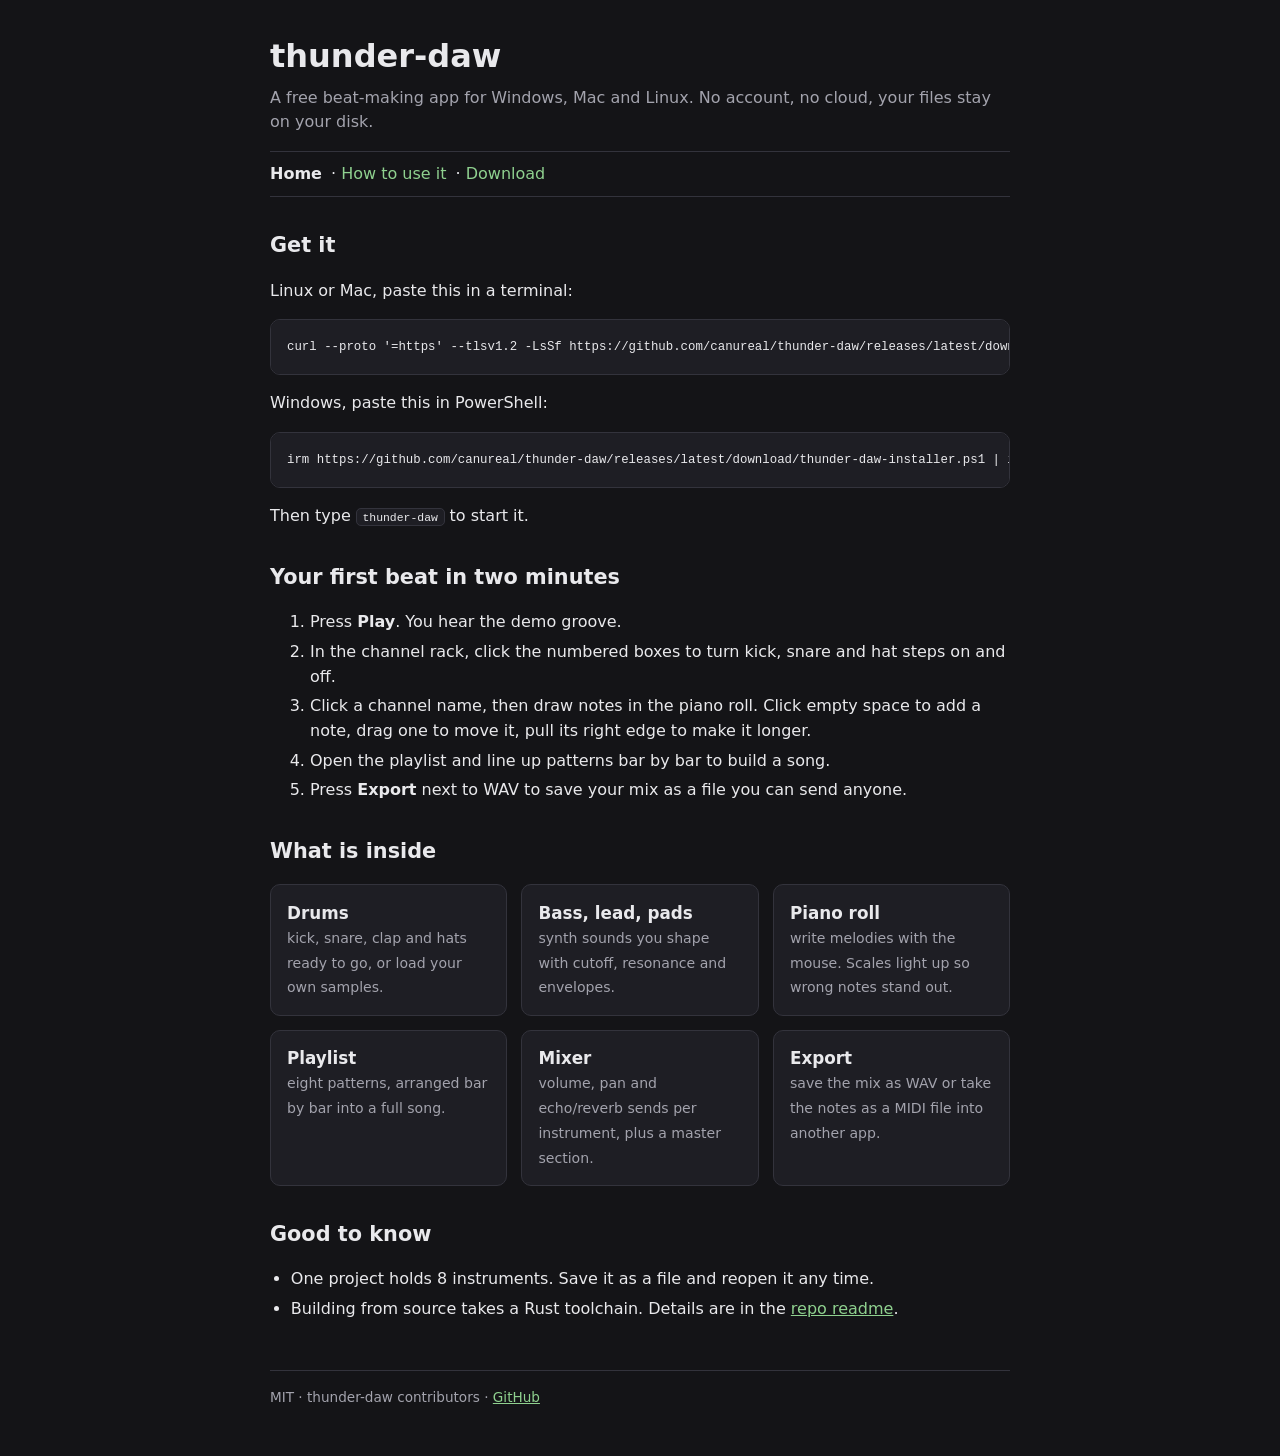
<file: website/index.html>
<!DOCTYPE html>
<html lang="en">
<head>
<meta charset="utf-8">
<meta name="viewport" content="width=device-width, initial-scale=1">
<title>thunder-daw: make beats on your computer</title>
<link rel="stylesheet" href="style.css">
</head>
<body>
<header>
  <h1>thunder-daw</h1>
  <p>A free beat-making app for Windows, Mac and Linux.
  No account, no cloud, your files stay on your disk.</p>
  <nav>
    <a href="index.html" aria-current="page">Home</a> ·
    <a href="docs.html">How to use it</a> ·
    <a href="releases.html">Download</a>
  </nav>
</header>
<main>
  <section>
    <h2>Get it</h2>
    <p>Linux or Mac, paste this in a terminal:</p>
    <pre><code>curl --proto '=https' --tlsv1.2 -LsSf https://github.com/canureal/thunder-daw/releases/latest/download/thunder-daw-installer.sh | sh</code></pre>
    <p>Windows, paste this in PowerShell:</p>
    <pre><code>irm https://github.com/canureal/thunder-daw/releases/latest/download/thunder-daw-installer.ps1 | iex</code></pre>
    <p>Then type <code>thunder-daw</code> to start it.</p>
  </section>

  <section>
    <h2>Your first beat in two minutes</h2>
    <ol>
      <li>Press <strong>Play</strong>. You hear the demo groove.</li>
      <li>In the channel rack, click the numbered boxes to turn kick,
      snare and hat steps on and off.</li>
      <li>Click a channel name, then draw notes in the piano roll.
      Click empty space to add a note, drag one to move it, pull its
      right edge to make it longer.</li>
      <li>Open the playlist and line up patterns bar by bar to build a song.</li>
      <li>Press <strong>Export</strong> next to WAV to save your mix as a file
      you can send anyone.</li>
    </ol>
  </section>

  <section>
    <h2>What is inside</h2>
    <div class="grid">
      <div class="card"><strong>Drums</strong><span>kick, snare, clap and hats ready to go, or load your own samples.</span></div>
      <div class="card"><strong>Bass, lead, pads</strong><span>synth sounds you shape with cutoff, resonance and envelopes.</span></div>
      <div class="card"><strong>Piano roll</strong><span>write melodies with the mouse. Scales light up so wrong notes stand out.</span></div>
      <div class="card"><strong>Playlist</strong><span>eight patterns, arranged bar by bar into a full song.</span></div>
      <div class="card"><strong>Mixer</strong><span>volume, pan and echo/reverb sends per instrument, plus a master section.</span></div>
      <div class="card"><strong>Export</strong><span>save the mix as WAV or take the notes as a MIDI file into another app.</span></div>
    </div>
  </section>

  <section>
    <h2>Good to know</h2>
    <ul>
      <li>One project holds 8 instruments. Save it as a file and reopen it any time.</li>
      <li>Building from source takes a Rust toolchain. Details are in the
      <a href="https://github.com/canureal/thunder-daw">repo readme</a>.</li>
    </ul>
  </section>
</main>
<footer>MIT · thunder-daw contributors · <a href="https://github.com/canureal/thunder-daw">GitHub</a></footer>
</body>
</html>
</file>
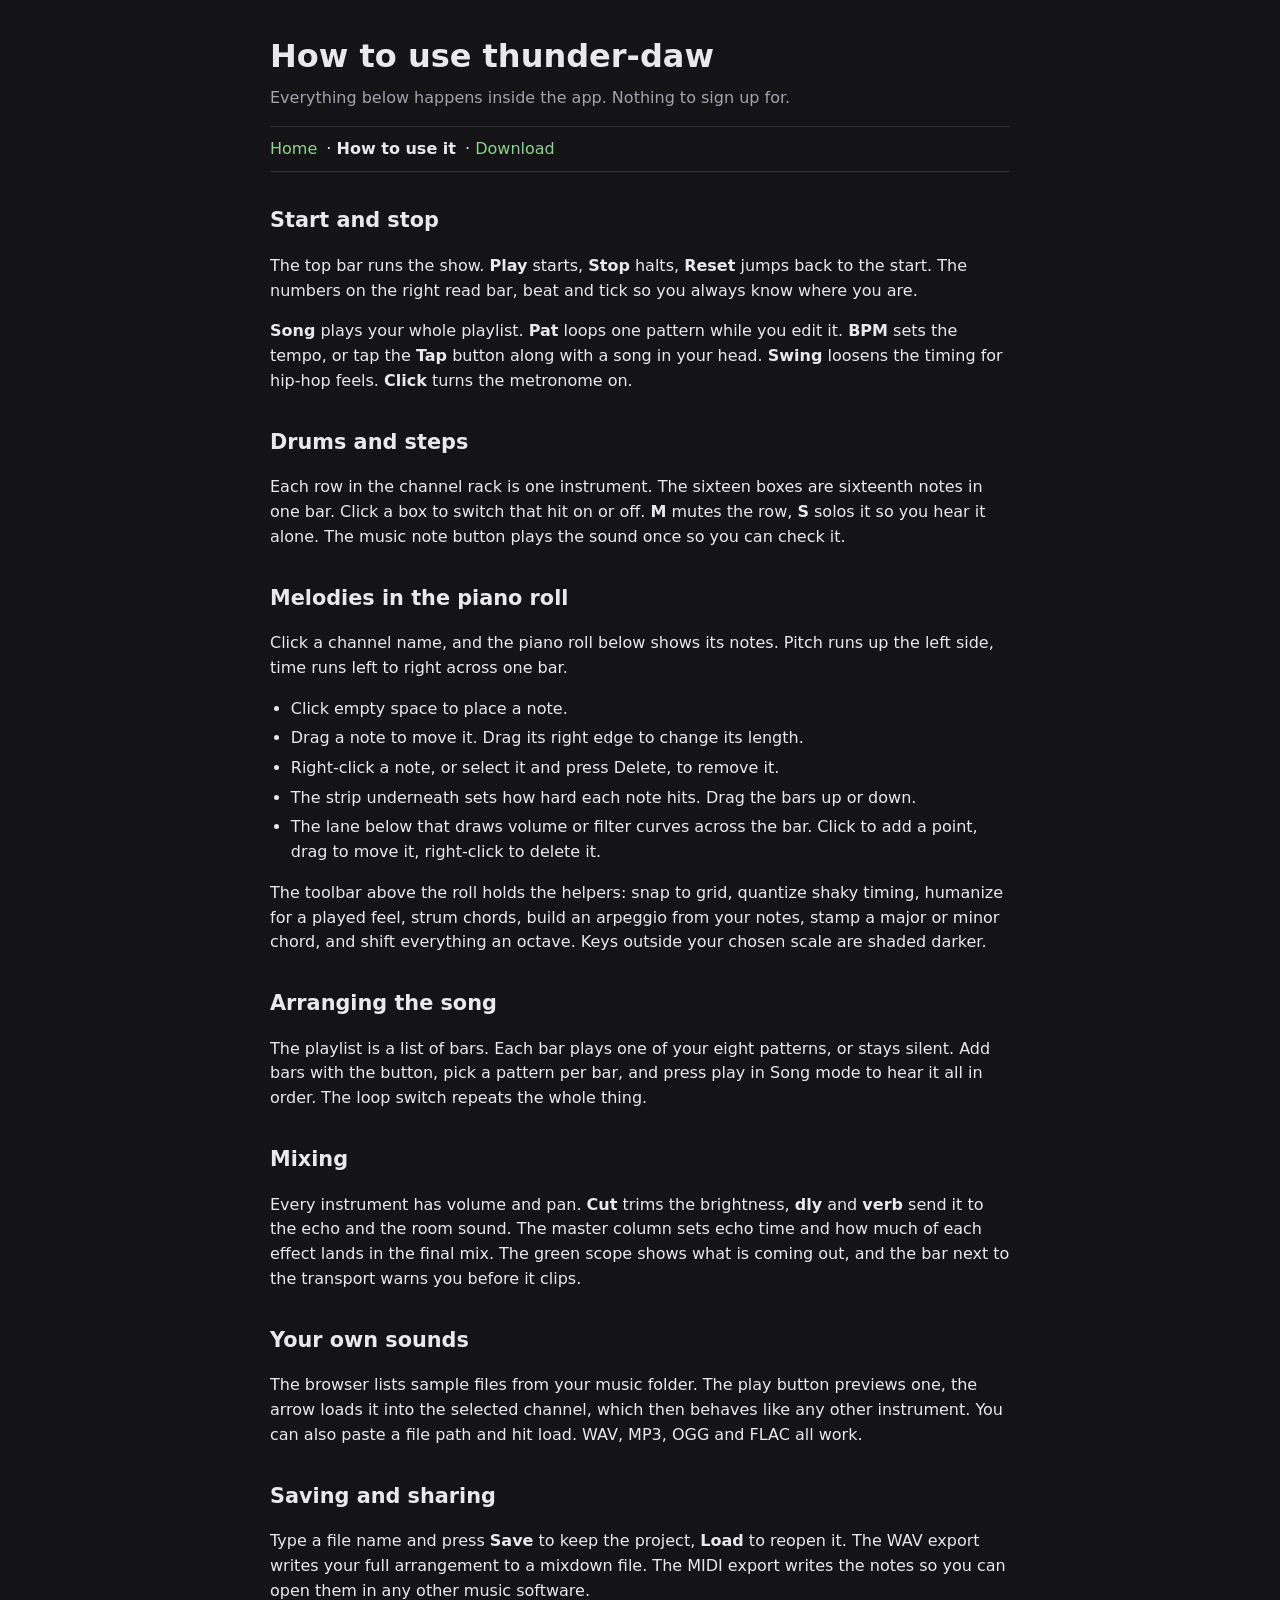
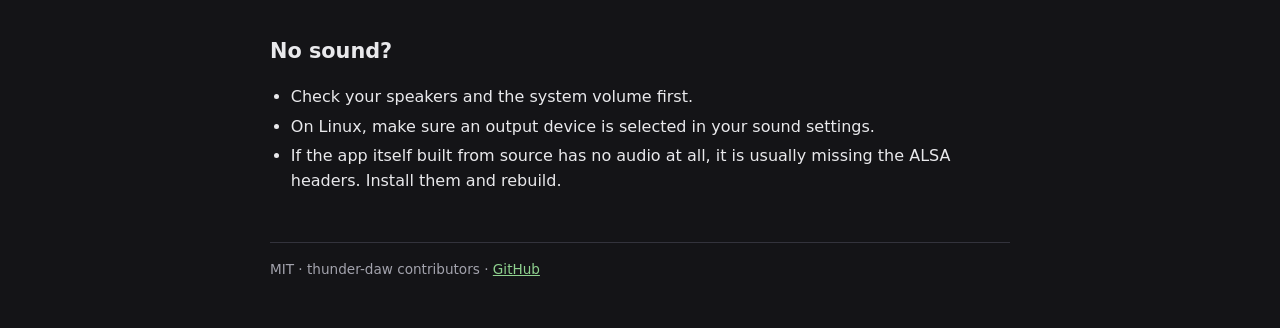
<file: website/docs.html>
<!DOCTYPE html>
<html lang="en">
<head>
<meta charset="utf-8">
<meta name="viewport" content="width=device-width, initial-scale=1">
<title>thunder-daw: how to use it</title>
<link rel="stylesheet" href="style.css">
</head>
<body>
<header>
  <h1>How to use thunder-daw</h1>
  <p>Everything below happens inside the app. Nothing to sign up for.</p>
  <nav>
    <a href="index.html">Home</a> ·
    <a href="docs.html" aria-current="page">How to use it</a> ·
    <a href="releases.html">Download</a>
  </nav>
</header>
<main>
  <section>
    <h2>Start and stop</h2>
    <p>The top bar runs the show. <strong>Play</strong> starts, <strong>Stop</strong>
    halts, <strong>Reset</strong> jumps back to the start. The numbers on the
    right read bar, beat and tick so you always know where you are.</p>
    <p><strong>Song</strong> plays your whole playlist. <strong>Pat</strong> loops
    one pattern while you edit it. <strong>BPM</strong> sets the tempo, or tap
    the <strong>Tap</strong> button along with a song in your head.
    <strong>Swing</strong> loosens the timing for hip-hop feels.
    <strong>Click</strong> turns the metronome on.</p>
  </section>

  <section>
    <h2>Drums and steps</h2>
    <p>Each row in the channel rack is one instrument. The sixteen boxes are
    sixteenth notes in one bar. Click a box to switch that hit on or off.
    <strong>M</strong> mutes the row, <strong>S</strong> solos it so you hear
    it alone. The music note button plays the sound once so you can check it.</p>
  </section>

  <section>
    <h2>Melodies in the piano roll</h2>
    <p>Click a channel name, and the piano roll below shows its notes.
    Pitch runs up the left side, time runs left to right across one bar.</p>
    <ul>
      <li>Click empty space to place a note.</li>
      <li>Drag a note to move it. Drag its right edge to change its length.</li>
      <li>Right-click a note, or select it and press Delete, to remove it.</li>
      <li>The strip underneath sets how hard each note hits. Drag the bars up or down.</li>
      <li>The lane below that draws volume or filter curves across the bar.
      Click to add a point, drag to move it, right-click to delete it.</li>
    </ul>
    <p>The toolbar above the roll holds the helpers: snap to grid, quantize
    shaky timing, humanize for a played feel, strum chords, build an arpeggio
    from your notes, stamp a major or minor chord, and shift everything an
    octave. Keys outside your chosen scale are shaded darker.</p>
  </section>

  <section>
    <h2>Arranging the song</h2>
    <p>The playlist is a list of bars. Each bar plays one of your eight
    patterns, or stays silent. Add bars with the button, pick a pattern per
    bar, and press play in Song mode to hear it all in order. The loop switch
    repeats the whole thing.</p>
  </section>

  <section>
    <h2>Mixing</h2>
    <p>Every instrument has volume and pan. <strong>Cut</strong> trims the
    brightness, <strong>dly</strong> and <strong>verb</strong> send it to the
    echo and the room sound. The master column sets echo time and how much of
    each effect lands in the final mix. The green scope shows what is coming
    out, and the bar next to the transport warns you before it clips.</p>
  </section>

  <section>
    <h2>Your own sounds</h2>
    <p>The browser lists sample files from your music folder. The play button
    previews one, the arrow loads it into the selected channel, which then
    behaves like any other instrument. You can also paste a file path and hit
    load. WAV, MP3, OGG and FLAC all work.</p>
  </section>

  <section>
    <h2>Saving and sharing</h2>
    <p>Type a file name and press <strong>Save</strong> to keep the project,
    <strong>Load</strong> to reopen it. The WAV export writes your full
    arrangement to a mixdown file. The MIDI export writes the notes so you can
    open them in any other music software.</p>
  </section>

  <section>
    <h2>No sound?</h2>
    <ul>
      <li>Check your speakers and the system volume first.</li>
      <li>On Linux, make sure an output device is selected in your sound settings.</li>
      <li>If the app itself built from source has no audio at all, it is
      usually missing the ALSA headers. Install them and rebuild.</li>
    </ul>
  </section>
</main>
<footer>MIT · thunder-daw contributors · <a href="https://github.com/canureal/thunder-daw">GitHub</a></footer>
</body>
</html>
</file>
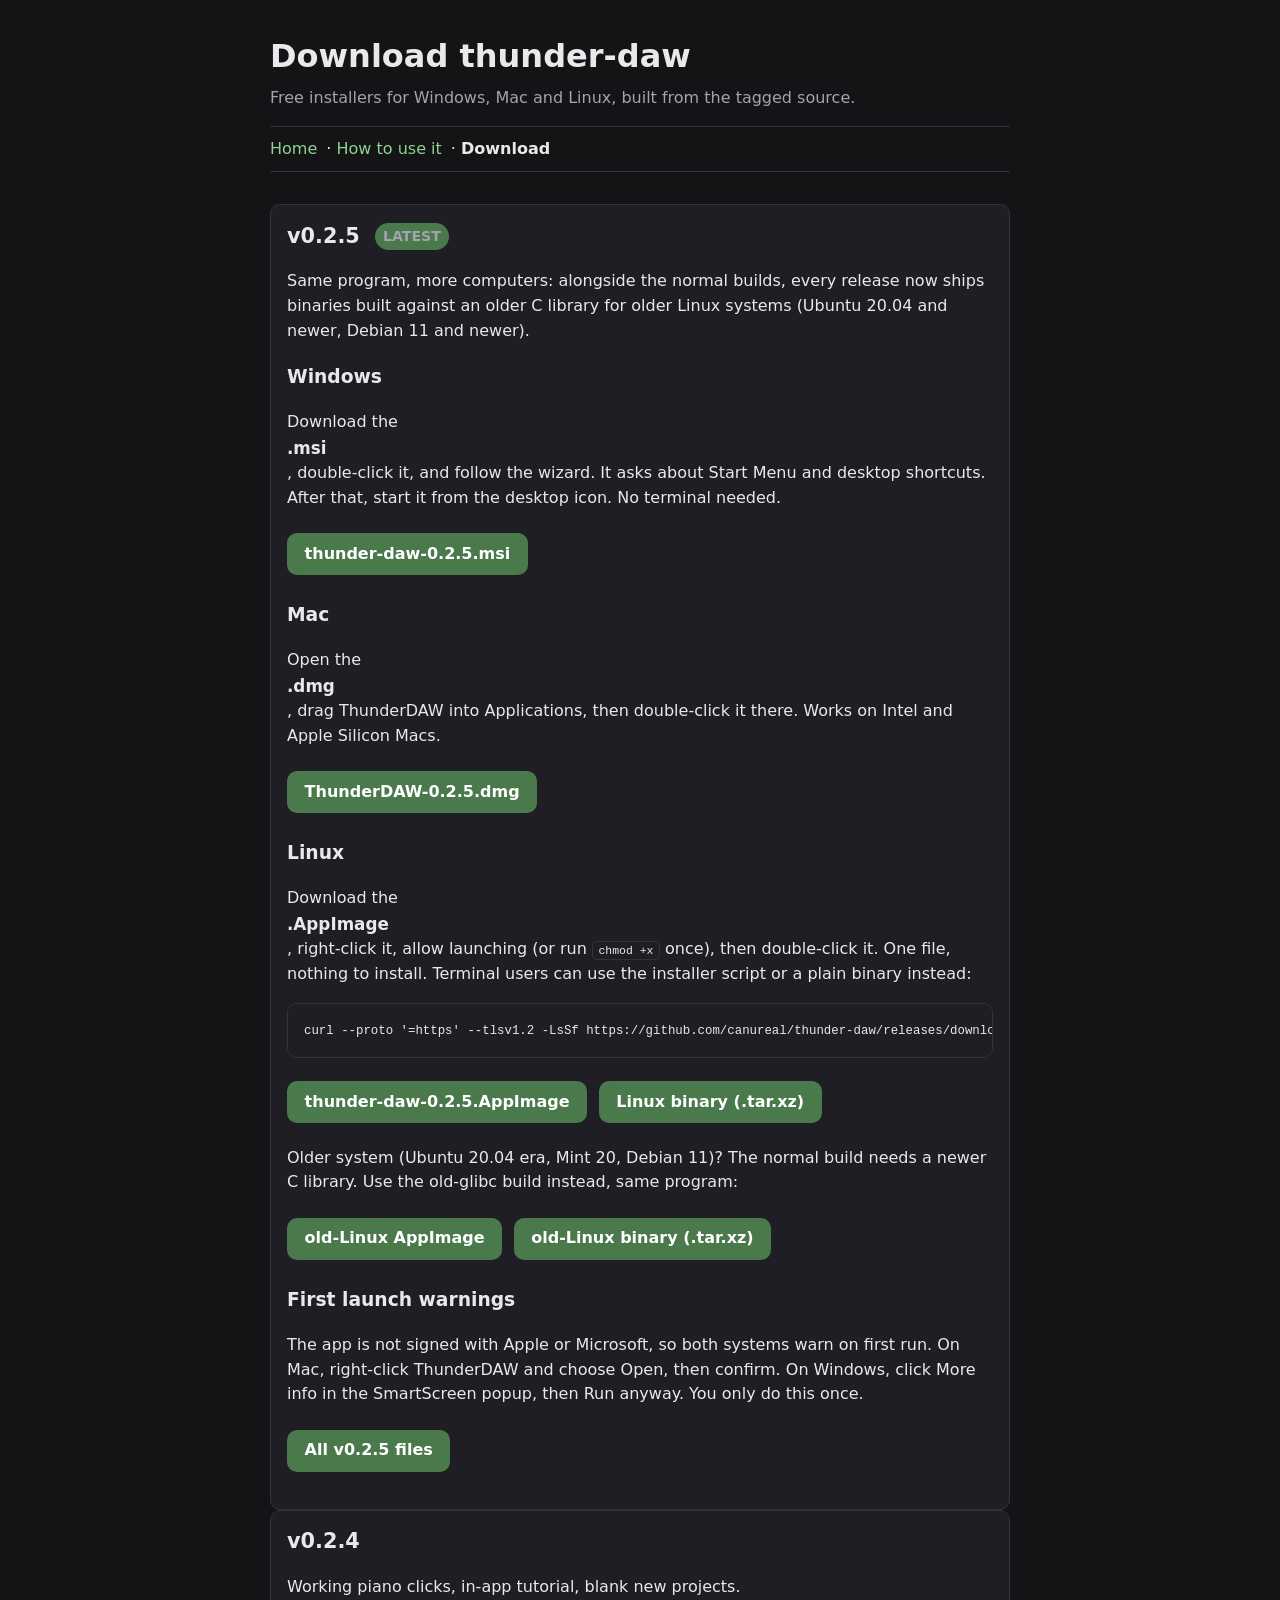
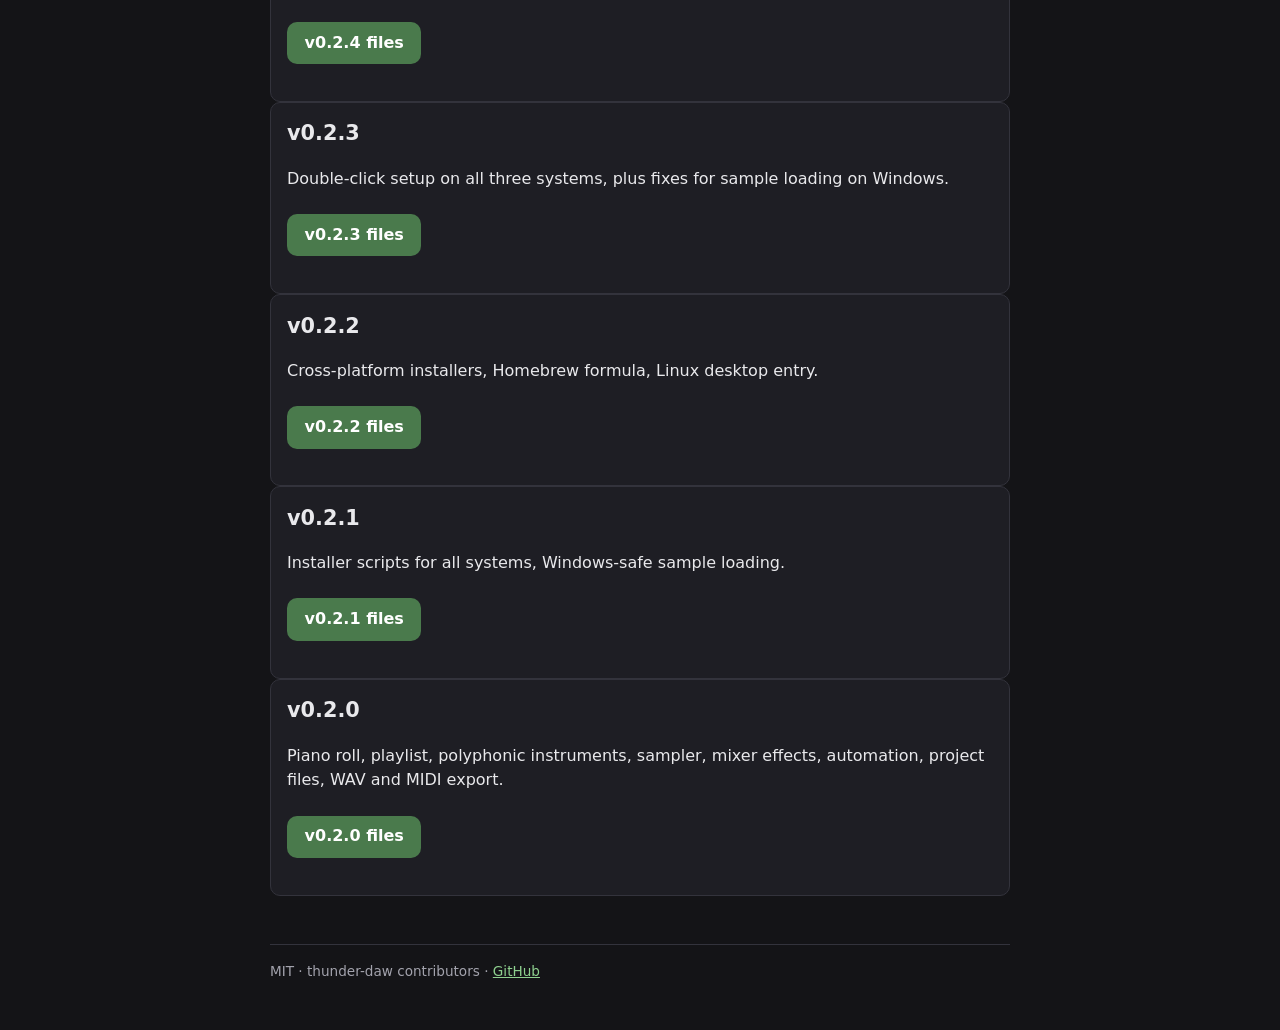
<file: website/releases.html>
<!DOCTYPE html>
<html lang="en">
<head>
<meta charset="utf-8">
<meta name="viewport" content="width=device-width, initial-scale=1">
<title>thunder-daw: download</title>
<link rel="stylesheet" href="style.css">
</head>
<body>
<header>
  <h1>Download thunder-daw</h1>
  <p>Free installers for Windows, Mac and Linux, built from the tagged source.</p>
  <nav>
    <a href="index.html">Home</a> ·
    <a href="docs.html">How to use it</a> ·
    <a href="releases.html" aria-current="page">Download</a>
  </nav>
</header>
<main>
  <section class="card">
    <h2 style="margin-top:0">
      v0.2.5
      <span class="badge">LATEST</span>
    </h2>
    <p>Same program, more computers: alongside the normal builds, every release
    now ships binaries built against an older C library for older Linux systems
    (Ubuntu 20.04 and newer, Debian 11 and newer).</p>
    <h3>Windows</h3>
    <p>Download the <strong>.msi</strong>, double-click it, and follow the wizard.
    It asks about Start Menu and desktop shortcuts. After that, start it from
    the desktop icon. No terminal needed.</p>
    <p>
      <a class="btn" href="https://github.com/canureal/thunder-daw/releases/download/v0.2.5/thunder-daw-x86_64-pc-windows-msvc.msi">thunder-daw-0.2.5.msi</a>
    </p>
    <h3>Mac</h3>
    <p>Open the <strong>.dmg</strong>, drag ThunderDAW into Applications, then
    double-click it there. Works on Intel and Apple Silicon Macs.</p>
    <p>
      <a class="btn" href="https://github.com/canureal/thunder-daw/releases/download/v0.2.5/ThunderDAW-0.2.5-macos.dmg">ThunderDAW-0.2.5.dmg</a>
    </p>
    <h3>Linux</h3>
    <p>Download the <strong>.AppImage</strong>, right-click it, allow launching
    (or run <code>chmod +x</code> once), then double-click it. One file, nothing
    to install. Terminal users can use the installer script or a plain binary instead:</p>
    <pre><code>curl --proto '=https' --tlsv1.2 -LsSf https://github.com/canureal/thunder-daw/releases/download/v0.2.5/thunder-daw-installer.sh | sh</code></pre>
    <p>
      <a class="btn" href="https://github.com/canureal/thunder-daw/releases/download/v0.2.5/thunder-daw-0.2.5-x86_64.AppImage">thunder-daw-0.2.5.AppImage</a>
      <a class="btn" href="https://github.com/canureal/thunder-daw/releases/download/v0.2.5/thunder-daw-x86_64-unknown-linux-gnu.tar.xz">Linux binary (.tar.xz)</a>
    </p>
    <p>Older system (Ubuntu 20.04 era, Mint 20, Debian 11)? The normal build
    needs a newer C library. Use the old-glibc build instead, same program:</p>
    <p>
      <a class="btn" href="https://github.com/canureal/thunder-daw/releases/download/v0.2.5/thunder-daw-0.2.5-x86_64-oldlinux.AppImage">old-Linux AppImage</a>
      <a class="btn" href="https://github.com/canureal/thunder-daw/releases/download/v0.2.5/thunder-daw-x86_64-oldlinux.tar.xz">old-Linux binary (.tar.xz)</a>
    </p>
    <h3>First launch warnings</h3>
    <p>The app is not signed with Apple or Microsoft, so both systems warn on
    first run. On Mac, right-click ThunderDAW and choose Open, then confirm.
    On Windows, click More info in the SmartScreen popup, then Run anyway.
    You only do this once.</p>
    <p>
      <a class="btn" href="https://github.com/canureal/thunder-daw/releases/tag/v0.2.5">All v0.2.5 files</a>
    </p>
  </section>

  <section class="card">
    <h2 style="margin-top:0">v0.2.4</h2>
    <p>Working piano clicks, in-app tutorial, blank new projects.</p>
    <p>
      <a class="btn" href="https://github.com/canureal/thunder-daw/releases/tag/v0.2.4">v0.2.4 files</a>
    </p>
  </section>

  <section class="card">
    <h2 style="margin-top:0">v0.2.3</h2>
    <p>Double-click setup on all three systems, plus fixes for sample loading on Windows.</p>
    <p>
      <a class="btn" href="https://github.com/canureal/thunder-daw/releases/tag/v0.2.3">v0.2.3 files</a>
    </p>
  </section>

  <section class="card">
    <h2 style="margin-top:0">v0.2.2</h2>
    <p>Cross-platform installers, Homebrew formula, Linux desktop entry.</p>
    <p>
      <a class="btn" href="https://github.com/canureal/thunder-daw/releases/tag/v0.2.2">v0.2.2 files</a>
    </p>
  </section>

  <section class="card">
    <h2 style="margin-top:0">v0.2.1</h2>
    <p>Installer scripts for all systems, Windows-safe sample loading.</p>
    <p>
      <a class="btn" href="https://github.com/canureal/thunder-daw/releases/tag/v0.2.1">v0.2.1 files</a>
    </p>
  </section>

  <section class="card">
    <h2 style="margin-top:0">v0.2.0</h2>
    <p>Piano roll, playlist, polyphonic instruments, sampler, mixer effects,
    automation, project files, WAV and MIDI export.</p>
    <p>
      <a class="btn" href="https://github.com/canureal/thunder-daw/releases/tag/v0.2.0">v0.2.0 files</a>
    </p>
  </section>
</main>
<footer>MIT · thunder-daw contributors · <a href="https://github.com/canureal/thunder-daw">GitHub</a></footer>
</body>
</html>
</file>
<file: website/style.css>
:root {
  color-scheme: dark;
  --bg: #141417;
  --panel: #1e1e24;
  --line: #33333c;
  --text: #e9e9ec;
  --muted: #a3a3ad;
  --accent: #8fd18f;
  --accent-dim: #4a7a4c;
  --radius: 10px;
}

* { box-sizing: border-box; }

body {
  font-family: system-ui, -apple-system, sans-serif;
  max-width: 780px;
  margin: 0 auto;
  padding: 2rem 1.25rem 3rem;
  background: var(--bg);
  color: var(--text);
  line-height: 1.55;
}

header h1 { margin: 0; font-size: 2rem; }
header p { margin: 0.25rem 0 0; color: var(--muted); }

nav {
  margin: 1rem 0 2rem;
  padding: 0.6rem 0;
  border-top: 1px solid var(--line);
  border-bottom: 1px solid var(--line);
}

nav a { color: var(--accent); text-decoration: none; margin-right: 0.25rem; }
nav a:hover { text-decoration: underline; }
nav a[aria-current="page"] { color: var(--text); font-weight: 600; }

h2 { margin-top: 2rem; font-size: 1.3rem; }
a { color: var(--accent); }

.grid {
  display: grid;
  grid-template-columns: repeat(auto-fit, minmax(200px, 1fr));
  gap: 0.9rem;
  margin: 1rem 0;
}

.card {
  background: var(--panel);
  border: 1px solid var(--line);
  border-radius: var(--radius);
  padding: 0.9rem 1rem;
}

.card strong { display: block; font-size: 1.05rem; }
.card span { color: var(--muted); font-size: 0.88rem; }

ul { padding-left: 1.3rem; }
li { margin: 0.3rem 0; }

pre {
  background: var(--panel);
  border: 1px solid var(--line);
  padding: 1rem;
  border-radius: var(--radius);
  overflow-x: auto;
  font-size: 0.88rem;
}

code {
  background: var(--panel);
  border: 1px solid var(--line);
  padding: 0.1rem 0.35rem;
  border-radius: 5px;
  font-size: 0.88em;
}

pre code { border: none; padding: 0; }

.badge {
  display: inline-block;
  background: var(--accent-dim);
  color: #fff;
  font-size: 0.75rem;
  font-weight: 700;
  padding: 0.15rem 0.5rem;
  border-radius: 20px;
  vertical-align: middle;
  margin-left: 0.5rem;
}

.btn {
  display: inline-block;
  background: var(--accent-dim);
  color: #fff !important;
  padding: 0.55rem 1.1rem;
  border-radius: var(--radius);
  text-decoration: none;
  font-weight: 600;
  margin: 0.4rem 0.4rem 0.4rem 0;
}

.btn:hover { filter: brightness(1.15); }

table {
  width: 100%;
  border-collapse: collapse;
  margin: 1rem 0;
  font-size: 0.92rem;
}

th, td {
  text-align: left;
  padding: 0.5rem 0.6rem;
  border-bottom: 1px solid var(--line);
}

th { color: var(--muted); font-weight: 600; }

footer {
  margin-top: 3rem;
  padding-top: 1rem;
  border-top: 1px solid var(--line);
  color: var(--muted);
  font-size: 0.85rem;
}
</file>
